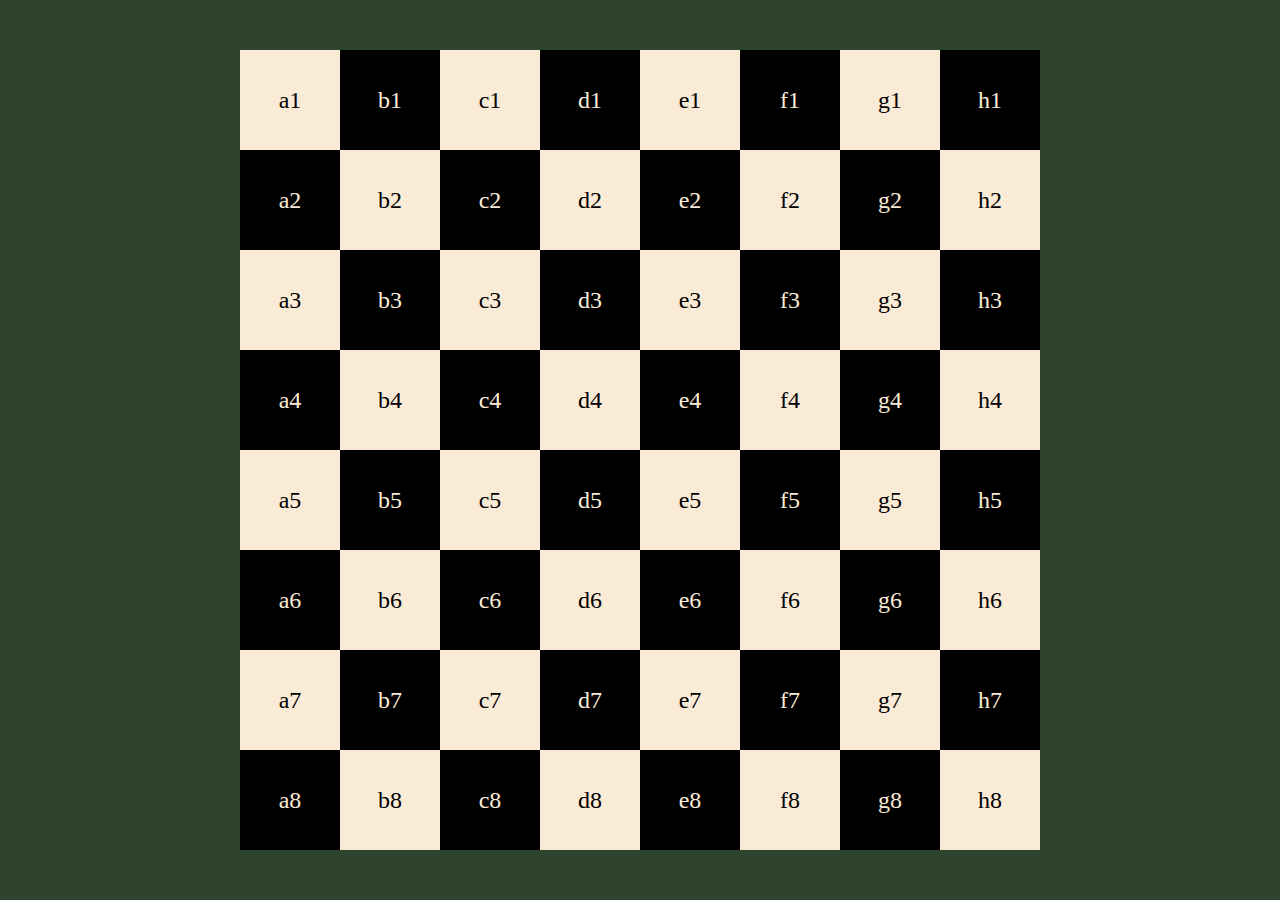
<file: chess_board_project/index.html>
<!DOCTYPE html>
<html lang="en">
<head>
    <meta charset="UTF-8">
    <meta name="viewport" content="width=device-width, initial-scale=1.0">
    <title>Document</title>
    <style>
        body{
            background-color: #2e442e;
            display: flex;
            justify-content: center;
            align-items: center;
            height: 100vh;
            margin: 0;
        }
        .container{
            display: grid;
            grid-template-columns:  repeat(8, 100px);
            grid-template-rows: repeat(8, 100px) ;
            
        }
        .container > div{
            height: 100px;
            width: 100px;
            display: flex;
            justify-content: center;
            align-items: center;
            font-size: 24px;
            
        }
        .box1{
            background-color: #faebd7;
            
        }
        .box2{
            background-color: #000;
            color: #faebd7;
        }
    </style>
</head>
<body>
    <div class="container">
        <div class="box1">a1</div>
        <div class="box2">b1</div>
        <div class="box1">c1</div>
        <div class="box2">d1</div>
        <div class="box1">e1</div>
        <div class="box2">f1</div>
        <div class="box1">g1</div>
        <div class="box2">h1</div>
        <div class="box2">a2</div>
        <div class="box1">b2</div>
        <div class="box2">c2</div>
        <div class="box1">d2</div>
        <div class="box2">e2</div>
        <div class="box1">f2</div>
        <div class="box2">g2</div>
        <div class="box1">h2</div>
        <div class="box1">a3</div>
        <div class="box2">b3</div>
        <div class="box1">c3</div>
        <div class="box2">d3</div>
        <div class="box1">e3</div>
        <div class="box2">f3</div>
        <div class="box1">g3</div>
        <div class="box2">h3</div>
        <div class="box2">a4</div>
        <div class="box1">b4</div>
        <div class="box2">c4</div>
        <div class="box1">d4</div>
        <div class="box2">e4</div>
        <div class="box1">f4</div>
        <div class="box2">g4</div>
        <div class="box1">h4</div>
        <div class="box1">a5</div>
        <div class="box2">b5</div>
        <div class="box1">c5</div>
        <div class="box2">d5</div>
        <div class="box1">e5</div>
        <div class="box2">f5</div>
        <div class="box1">g5</div>
        <div class="box2">h5</div>
        <div class="box2">a6</div>
        <div class="box1">b6</div>
        <div class="box2">c6</div>
        <div class="box1">d6</div>
        <div class="box2">e6</div>
        <div class="box1">f6</div>
        <div class="box2">g6</div>
        <div class="box1">h6</div>
        <div class="box1">a7</div>
        <div class="box2">b7</div>
        <div class="box1">c7</div>
        <div class="box2">d7</div>
        <div class="box1">e7</div>
        <div class="box2">f7</div>
        <div class="box1">g7</div>
        <div class="box2">h7</div>
        <div class="box2">a8</div>
        <div class="box1">b8</div>
        <div class="box2">c8</div>
        <div class="box1">d8</div>
        <div class="box2">e8</div>
        <div class="box1">f8</div>
        <div class="box2">g8</div>
        <div class="box1">h8</div>
       
        
       
    </div>
</body>
</html>
</file>
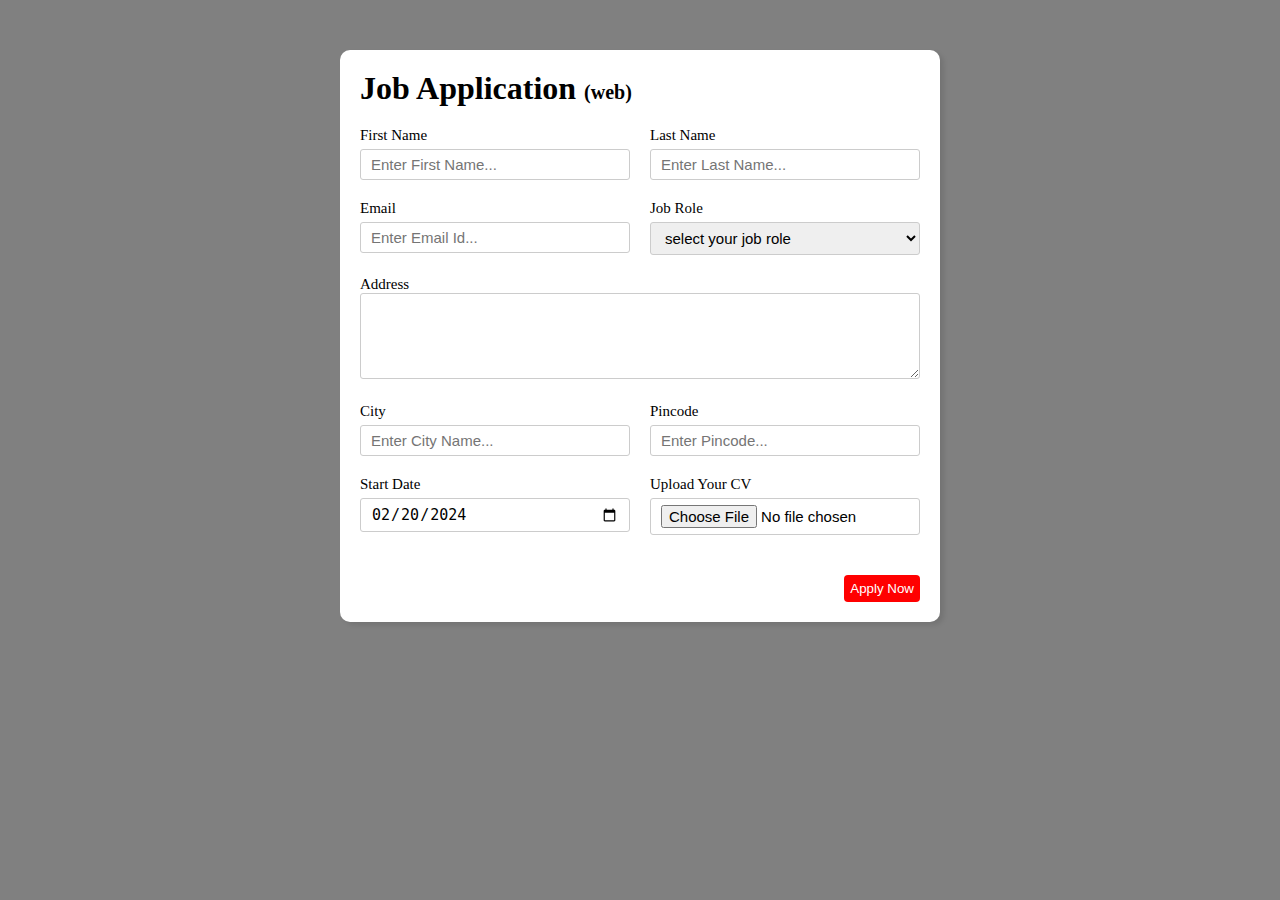
<file: project/Job Application/index.html>
<!DOCTYPE html>
<html lang="en">
<head>
    <meta charset="UTF-8">
   <link rel="stylesheet" href="style.css">
    <meta name="viewport" content="width=device-width, initial-scale=1.0">
    <title>Job Application Form</title>
</head>
<body>
    <div class="container">

        <div class="apply_box">
            <h1>Job Application <span class="title_small">(web)</span></h1>
           <form action="">
            <div class="form_container">
                <div class="form_control">
                    <label for="first_name">First Name</label>
                    <input id="first_name" name="first_name" type="text" placeholder="Enter First Name...">
                </div>
                <div class="form_control">
                    <label for="Last_name">Last Name</label>
                    <input id="Last_name" name="Last_name" type="text" placeholder="Enter Last Name...">
                </div>
                <div class="form_control">
                    <label for="email">Email</label>
                    <input id="email" name="email" type="email" placeholder="Enter Email Id...">
                </div>
                <div class="form_control">
                    <label for="job_role">Job Role</label>
                    <select id="job_role" name="job_role">
                        <option value="">select your job role</option>
                        <option value="frontend">Frontend Developer</option>
                        <option value="backend">Backend Developer</option>
                        <option value="full_stack">Full Stack Developer</option>
                        <option value="ui_ux">UI UX Designer</option>
                    </select>
                </div>
                <div class="textarea_control">
                    <label for="address"> Address </label>
                    <textarea 
                    name="address" 
                    id="address" 
                    cols="50" 
                    rows="4" 
                    placeholder=" Enter Address">
                </textarea>
                </div>
                <div class="form_control">
                    <label for="city">City</label>
                    <input id="city" name="city" placeholder="Enter City Name...">
                </div>
                <div class="form_control">
                    <label for="pincode">Pincode</label>
                    <input type="number" id="pincode" name="pincode" placeholder="Enter Pincode...">
                </div>
                <div class="form_control">
                    <label for="date">Start Date</label>
                    <input value="2024-02-20" type="date" id="date" name="date">
                </div>
                <div class="form_control">
                    <label for="upload">Upload Your CV</label>
                    <input type="file" id="upload">
                </div>
            </div>
            <div class="button_container">
                <button type="submit">Apply Now</button>
            </div>
           </form> 
        </div>
    </div>
</body>
</html>
</file>
<file: project/Job Application/style.css>
* {
    margin: 0;
    padding: 0;
    box-sizing: border-box;
}

body{
    background-color: gray;
}
.container{
    max-width: 900px;
    margin: 0 auto;
}

.apply_box{
    max-width: 600px;
    padding: 20px;
    background-color: #fff;
    margin: 0 auto;
    margin-top: 50px;
    box-shadow: 4px 3px 5px rgba(1, 1, 1, 0.1);
    border-radius: 10px;
}

.title_small{
    font-size: 20px;
}

.form_container{
    margin-top: 20px;
    display: grid;
    grid-template-columns: repeat(auto-fit, minmax(200px,1fr));
    gap: 20px;
}

.form_control{
    display: flex;
    flex-direction: column;
}

label {
    font-size: 15px;
    margin-bottom: 5px;
}

input , select , textarea{
    padding: 6px 10px;
    border: 0.5px solid #ccc;
    border-radius: 3px;
    font-size: 15px;
}

input:focus{
    outline-color: #000000;
}

.button_container {
    display: flex;
    justify-content: end;
    margin-top: 40px;

}

button{
    background-color: #ff0000;
    color: #fff;
    border: 2px solid transparent;
    padding: 4px;
    border-radius: 4px;
    transition: 0.3s ease-in;
}

button:hover{
    cursor: pointer;
    background-color: #8b0000;
    transition: 0.3s ease-out;
}

.textarea_control{
    grid-column: 1 / span 2;
}

.textarea_control textarea{
    width: 100%;
}

@media (max-width: 460px){
    .textarea_control{
        grid-column: 1 / span 1;
    }
    
}
</file>
